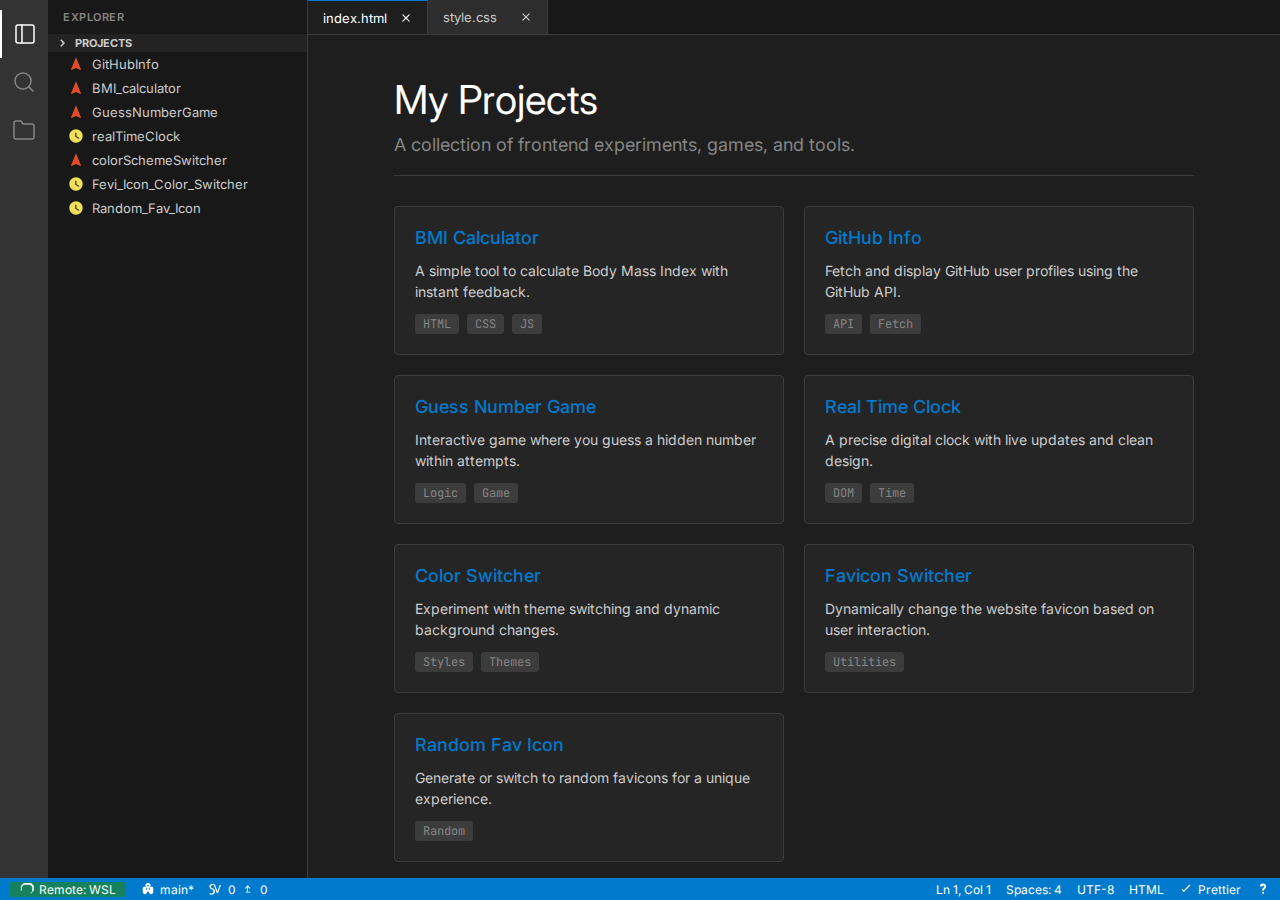
<file: index.html>
<!DOCTYPE html>
<html lang="en">

<head>
  <meta charset="UTF-8">
  <meta name="viewport" content="width=device-width, initial-scale=1.0">
  <meta name="description" content="Visual Studio Code themed collection of my HTML, CSS, and JavaScript projects.">
  <title>Portfolio - VS Code</title>

  <!-- Google Fonts -->
  <link rel="preconnect" href="https://fonts.googleapis.com">
  <link rel="preconnect" href="https://fonts.gstatic.com" crossorigin>
  <link
    href="https://fonts.googleapis.com/css2?family=Inter:wght@400;500;600&family=JetBrains+Mono:wght@400;500&display=swap"
    rel="stylesheet">

  <style>
    :root {
      /* VS Code Dark Modern Theme Colors */
      --bg-editor: #1e1e1e;
      --bg-sidebar: #181818;
      --bg-activity-bar: #333333;
      --bg-tab-active: #1e1e1e;
      --bg-tab-inactive: #2d2d2d;
      --bg-status-bar: #007acc;
      --text-main: #cccccc;
      --text-heading: #ffffff;
      --text-muted: #858585;
      --accent: #007acc;
      --accent-hover: #1f8ad2;
      --border: #3c3c3c;
      --sidebar-width: 260px;
      --activity-bar-width: 48px;
      --status-bar-height: 22px;
      --header-font: 'Inter', sans-serif;
      --mono-font: 'JetBrains Mono', monospace;
    }

    * {
      box-sizing: border-box;
      margin: 0;
      padding: 0;
    }

    body {
      font-family: var(--header-font);
      background-color: var(--bg-editor);
      color: var(--text-main);
      height: 100vh;
      overflow: hidden;
      display: flex;
      flex-direction: column;
    }

    /* Layout Container */
    .workspace {
      display: flex;
      flex: 1;
      overflow: hidden;
    }

    /* Activity Bar */
    .activity-bar {
      width: var(--activity-bar-width);
      background-color: var(--bg-activity-bar);
      display: flex;
      flex-direction: column;
      align-items: center;
      padding-top: 10px;
      z-index: 10;
    }

    .activity-icon {
      width: 100%;
      height: 48px;
      display: flex;
      justify-content: center;
      align-items: center;
      cursor: pointer;
      color: var(--text-muted);
      font-size: 24px;
      position: relative;
    }

    .activity-icon.active {
      color: #ffffff;
      border-left: 2px solid #ffffff;
    }

    .activity-icon:hover {
      color: #ffffff;
    }

    /* Sidebar */
    .sidebar {
      width: var(--sidebar-width);
      background-color: var(--bg-sidebar);
      display: flex;
      flex-direction: column;
      border-right: 1px solid var(--border);
    }

    .sidebar-header {
      padding: 10px 15px;
      font-size: 11px;
      font-weight: 600;
      letter-spacing: 0.5px;
      color: var(--text-muted);
      text-transform: uppercase;
    }

    .file-explorer {
      flex: 1;
      overflow-y: auto;
    }

    .explorer-section {
      margin-bottom: 2px;
    }

    .explorer-title {
      padding: 2px 10px;
      font-size: 11px;
      font-weight: 700;
      background: rgba(255, 255, 255, 0.05);
      display: flex;
      align-items: center;
      cursor: pointer;
    }

    .explorer-title svg {
      margin-right: 5px;
    }

    .file-item {
      padding: 4px 20px;
      display: flex;
      align-items: center;
      cursor: pointer;
      font-size: 13px;
      text-decoration: none;
      color: var(--text-main);
      transition: background 0.1s;
    }

    .file-item:hover {
      background-color: #2a2d2e;
    }

    .file-item svg {
      margin-right: 8px;
      width: 16px;
      height: 16px;
    }

    /* Main Editor Area */
    .editor-container {
      flex: 1;
      display: flex;
      flex-direction: column;
      overflow: hidden;
    }

    /* Tab Bar */
    .tab-bar {
      height: 35px;
      background-color: var(--bg-sidebar);
      display: flex;
      overflow-x: auto;
      border-bottom: 1px solid var(--border);
    }

    .tab {
      min-width: 120px;
      padding: 0 15px;
      display: flex;
      align-items: center;
      justify-content: space-between;
      background-color: var(--bg-tab-inactive);
      border-right: 1px solid var(--border);
      cursor: pointer;
      font-size: 13px;
    }

    .tab.active {
      background-color: var(--bg-tab-active);
      color: var(--text-heading);
      border-top: 1px solid var(--accent);
    }

    /* Content Area */
    .content {
      flex: 1;
      padding: 40px;
      overflow-y: auto;
      position: relative;
    }

    .welcome-screen {
      max-width: 800px;
      margin: 0 auto;
    }

    .welcome-header {
      margin-bottom: 30px;
      border-bottom: 1px solid var(--border);
      padding-bottom: 20px;
    }

    .welcome-header h1 {
      font-size: 40px;
      font-weight: 400;
      color: var(--text-heading);
    }

    .welcome-header p {
      font-size: 18px;
      color: var(--text-muted);
      margin-top: 10px;
    }

    .grid-container {
      display: grid;
      grid-template-columns: repeat(auto-fill, minmax(280px, 1fr));
      gap: 20px;
      margin-top: 30px;
    }

    .project-card {
      background: #252526;
      border: 1px solid var(--border);
      border-radius: 4px;
      padding: 20px;
      transition: all 0.2s ease;
      text-decoration: none;
      color: inherit;
      display: flex;
      flex-direction: column;
      gap: 12px;
    }

    .project-card:hover {
      border-color: var(--accent);
      background: #2a2d2e;
      transform: translateY(-2px);
    }

    .project-title {
      font-size: 18px;
      font-weight: 500;
      color: var(--accent);
    }

    .project-desc {
      font-size: 14px;
      color: var(--text-main);
      line-height: 1.5;
    }

    .project-tags {
      display: flex;
      gap: 8px;
      margin-top: auto;
    }

    .tag {
      font-family: var(--mono-font);
      font-size: 12px;
      padding: 2px 8px;
      background: #3c3c3c;
      border-radius: 3px;
      color: var(--text-muted);
    }

    /* Status Bar */
    .status-bar {
      height: var(--status-bar-height);
      background-color: var(--bg-status-bar);
      display: flex;
      justify-content: space-between;
      align-items: center;
      padding: 0 10px;
      font-size: 12px;
      color: #ffffff;
      z-index: 100;
    }

    .status-left,
    .status-right {
      display: flex;
      align-items: center;
      gap: 15px;
    }

    .status-item {
      display: flex;
      align-items: center;
      gap: 5px;
      cursor: pointer;
    }

    .status-item:hover {
      background: rgba(255, 255, 255, 0.1);
    }

    /* SVG Icons */
    .icon-folder {
      fill: #dcb67a;
    }

    .icon-html {
      fill: #e34c26;
    }

    .icon-js {
      fill: #f1e05a;
    }

    /* Responsive */
    @media (max-width: 768px) {
      .sidebar {
        display: none;
      }

      .activity-bar {
        width: 40px;
      }

      .content {
        padding: 20px;
      }
    }
  </style>
</head>

<body>
  <div class="workspace">
    <!-- Activity Bar -->
    <div class="activity-bar">
      <div class="activity-icon active">
        <svg width="24" height="24" viewBox="0 0 24 24" fill="none" stroke="currentColor" stroke-width="1.5"
          stroke-linecap="round" stroke-linejoin="round">
          <rect x="3" y="3" width="18" height="18" rx="2" ry="2"></rect>
          <line x1="9" y1="3" x2="9" y2="21"></line>
        </svg>
      </div>
      <div class="activity-icon">
        <svg width="24" height="24" viewBox="0 0 24 24" fill="none" stroke="currentColor" stroke-width="1.5"
          stroke-linecap="round" stroke-linejoin="round">
          <circle cx="11" cy="11" r="8"></circle>
          <line x1="21" y1="21" x2="16.65" y2="16.65"></line>
        </svg>
      </div>
      <div class="activity-icon">
        <svg width="24" height="24" viewBox="0 0 24 24" fill="none" stroke="currentColor" stroke-width="1.5"
          stroke-linecap="round" stroke-linejoin="round">
          <path d="M22 19a2 2 0 0 1-2 2H4a2 2 0 0 1-2-2V5a2 2 0 0 1 2-2h5l2 3h9a2 2 0 0 1 2 2z"></path>
        </svg>
      </div>
    </div>

    <!-- Sidebar -->
    <div class="sidebar">
      <div class="sidebar-header">Explorer</div>
      <div class="file-explorer">
        <div class="explorer-section">
          <div class="explorer-title">
            <svg width="12" height="12" viewBox="0 0 16 16">
              <path fill="currentColor" d="M3 4.41L4.41 3L8 6.59L11.59 3L13 4.41L8 9.41L3 4.41Z"
                transform="rotate(-90 8 8)" />
            </svg>
            PROJECTS
          </div>
          <a href="GitHubInfo/githubInfo.html" class="file-item">
            <svg class="icon-html" viewBox="0 0 24 24">
              <path d="M12,2L4.5,20.29L5.21,21L12,18L18.79,21L19.5,20.29L12,2Z" />
            </svg>
            GitHubInfo
          </a>
          <a href="BMI_calculator/" class="file-item">
            <svg class="icon-html" viewBox="0 0 24 24">
              <path d="M12,2L4.5,20.29L5.21,21L12,18L18.79,21L19.5,20.29L12,2Z" />
            </svg>
            BMI_calculator
          </a>
          <a href="GuessNumberGame/" class="file-item">
            <svg class="icon-html" viewBox="0 0 24 24">
              <path d="M12,2L4.5,20.29L5.21,21L12,18L18.79,21L19.5,20.29L12,2Z" />
            </svg>
            GuessNumberGame
          </a>
          <a href="realTimeClock/" class="file-item">
            <svg class="icon-js" viewBox="0 0 24 24">
              <path
                d="M12,2C6.47,2 2,6.47 2,12C2,17.53 6.47,22 12,22C17.53,22 22,17.53 22,12C22,6.47 17.53,2 12,2M16.2,16.2L11,13V7H12.5V12.2L17,14.9L16.2,16.2Z" />
            </svg>
            realTimeClock
          </a>
          <a href="colorSchemeSwitcher/" class="file-item">
            <svg class="icon-html" viewBox="0 0 24 24">
              <path d="M12,2L4.5,20.29L5.21,21L12,18L18.79,21L19.5,20.29L12,2Z" />
            </svg>
            colorSchemeSwitcher
          </a>
          <a href="Fevi_Icon_Color_Switcher/" class="file-item">
            <svg class="icon-js" viewBox="0 0 24 24">
              <path
                d="M12,2C6.47,2 2,6.47 2,12C2,17.53 6.47,22 12,22C17.53,22 22,17.53 22,12C22,6.47 17.53,2 12,2M16.2,16.2L11,13V7H12.5V12.2L17,14.9L16.2,16.2Z" />
            </svg>
            Fevi_Icon_Color_Switcher
          </a>
          <a href="Random_Fav_Icon/" class="file-item">
            <svg class="icon-js" viewBox="0 0 24 24">
              <path
                d="M12,2C6.47,2 2,6.47 2,12C2,17.53 6.47,22 12,22C17.53,22 22,17.53 22,12C22,6.47 17.53,2 12,2M16.2,16.2L11,13V7H12.5V12.2L17,14.9L16.2,16.2Z" />
            </svg>
            Random_Fav_Icon
          </a>
          
        </div>
      </div>
    </div>

    <!-- Main Editor -->
    <main class="editor-container">
      <div class="tab-bar">
        <div class="tab active">
          <span>index.html</span>
          <svg width="12" height="12" viewBox="0 0 16 16">
            <path fill="currentColor"
              d="M12.72 3.28a.75.75 0 0 0-1.06 0L8 6.94 4.34 3.28a.75.75 0 0 0-1.06 1.06L6.94 8l-3.66 3.66a.75.75 0 1 0 1.06 1.06L8 9.06l3.66 3.66a.75.75 0 0 0 1.06-1.06L9.06 8l3.66-3.66a.75.75 0 0 0 0-1.06z" />
          </svg>
        </div>
        <div class="tab">
          <span>style.css</span>
          <svg width="12" height="12" viewBox="0 0 16 16">
            <path fill="currentColor"
              d="M12.72 3.28a.75.75 0 0 0-1.06 0L8 6.94 4.34 3.28a.75.75 0 0 0-1.06 1.06L6.94 8l-3.66 3.66a.75.75 0 1 0 1.06 1.06L8 9.06l3.66 3.66a.75.75 0 0 0 1.06-1.06L9.06 8l3.66-3.66a.75.75 0 0 0 0-1.06z" />
          </svg>
        </div>
      </div>

      <div class="content">
        <div class="welcome-screen">
          <header class="welcome-header">
            <h1>My Projects</h1>
            <p>A collection of frontend experiments, games, and tools.</p>
          </header>

          <div class="grid-container">
            <a href="BMI_calculator/" class="project-card">
              <div class="project-title">BMI Calculator</div>
              <p class="project-desc">A simple tool to calculate Body Mass Index with instant feedback.</p>
              <div class="project-tags">
                <span class="tag">HTML</span>
                <span class="tag">CSS</span>
                <span class="tag">JS</span>
              </div>
            </a>
            <a href="GitHubInfo/githubInfo.html" class="project-card">
              <div class="project-title">GitHub Info</div>
              <p class="project-desc">Fetch and display GitHub user profiles using the GitHub API.</p>
              <div class="project-tags">
                <span class="tag">API</span>
                <span class="tag">Fetch</span>
              </div>
            </a>
            <a href="GuessNumberGame/" class="project-card">
              <div class="project-title">Guess Number Game</div>
              <p class="project-desc">Interactive game where you guess a hidden number within attempts.</p>
              <div class="project-tags">
                <span class="tag">Logic</span>
                <span class="tag">Game</span>
              </div>
            </a>

            <a href="realTimeClock/" class="project-card">
              <div class="project-title">Real Time Clock</div>
              <p class="project-desc">A precise digital clock with live updates and clean design.</p>
              <div class="project-tags">
                <span class="tag">DOM</span>
                <span class="tag">Time</span>
              </div>
            </a>

            <a href="colorSchemeSwitcher/" class="project-card">
              <div class="project-title">Color Switcher</div>
              <p class="project-desc">Experiment with theme switching and dynamic background changes.</p>
              <div class="project-tags">
                <span class="tag">Styles</span>
                <span class="tag">Themes</span>
              </div>
            </a>

            <a href="Fevi_Icon_Color_Switcher/" class="project-card">
              <div class="project-title">Favicon Switcher</div>
              <p class="project-desc">Dynamically change the website favicon based on user interaction.</p>
              <div class="project-tags">
                <span class="tag">Utilities</span>
              </div>
            </a>

            <a href="Random_Fav_Icon/" class="project-card">
              <div class="project-title">Random Fav Icon</div>
              <p class="project-desc">Generate or switch to random favicons for a unique experience.</p>
              <div class="project-tags">
                <span class="tag">Random</span>
              </div>
            </a>

          
          </div>
        </div>
      </div>
    </main>
  </div>

  <!-- Status Bar -->
  <footer class="status-bar">
    <div class="status-left">
      <div class="status-item" style="background: #16825d; padding: 0 10px;">
        <svg width="14" height="14" viewBox="0 0 16 16">
          <path fill="currentColor"
            d="M1 10h1v1h1v1h1v1h9v-1h1v-1h1v-1h1V4h-1V3h-1V2h-1V1H4v1H3v1H2v1H1v6zm3-7h8v1h1v1h1v6h-1v1h-1v1H4v-1H3v-1H2V5h1V4h1V3z" />
        </svg>
        Remote: WSL
      </div>
      <div class="status-item">
        <svg width="14" height="14" viewBox="0 0 16 16">
          <path fill="currentColor"
            d="M8 1a3 3 0 0 0-3 3c0 1.31.84 2.42 2 2.82V8.5a.5.5 0 0 1-1 0V7a1.5 1.5 0 0 0-1.5-1.5h-1A1.5 1.5 0 0 0 2 7v4.5C2 12.88 3.12 14 4.5 14s2.5-1.12 2.5-2.5V11h2v.5c0 1.38 1.12 2.5 2.5 2.5s2.5-1.12 2.5-2.5V7a1.5 1.5 0 0 0-1.5-1.5h-1A1.5 1.5 0 0 0 10 7v1.5a.5.5 0 0 1-1 0V6.82c1.16-.4 2-1.51 2-2.82a3 3 0 0 0-3-3zM9 4a1 1 0 1 1-2 0 1 1 0 0 1 2 0z" />
        </svg>
        main*
      </div>
      <div class="status-item">
        <svg width="14" height="14" viewBox="0 0 16 16">
          <path fill="currentColor"
            d="M4.48 7.27c.25.13.48.28.71.46.31.25.6.55.85.88.25.33.47.7.63 1.11.16.41.24.87.24 1.36 0 .59-.11 1.09-.34 1.5-.23.41-.54.75-.92 1.01-.38.26-.82.45-1.32.56s-1.03.17-1.59.17c-.43 0-.84-.04-1.22-.11s-.73-.18-1.04-.32l.39-1.22c.28.11.58.2.89.26s.62.09.93.09c.39 0 .73-.04 1.03-.13s.55-.22.75-.4c.2-.18.35-.41.45-.69.1-.28.15-.6.15-.97 0-.37-.06-.68-.18-.94a2.21 2.21 0 0 0-.49-.71 4.54 4.54 0 0 0-.74-.53 6.94 6.94 0 0 0-.91-.43 3.65 3.65 0 0 1-.95-.51c-.28-.21-.52-.46-.71-.74s-.32-.6-.41-.93c-.09-.33-.13-.7-.13-1.1s.09-.76.28-1.1c.19-.34.45-.64.8-.88.35-.24.76-.43 1.25-.56s1.02-.2 1.62-.2c.38 0 .75.02 1.09.07s.67.12.96.21l-.33 1.2c-.22-.07-.47-.13-.76-.17s-.58-.06-.88-.06c-.36 0-.69.04-.98.11s-.54.18-.73.33c-.19.14-.34.33-.44.57s-.15.52-.15.86c0 .32.05.59.16.82s.25.43.43.6a2.76 2.76 0 0 0 .64.45c.23.1.51.22.82.35zM12.22 3.5h1.5l-3.32 9h-1.56l-3.32-9h1.56l2.54 7.23 2.6-7.23z" />
        </svg>
        0
        <svg width="14" height="14" viewBox="0 0 16 16">
          <path fill="currentColor"
            d="M7.97 4.1a.5.5 0 0 0-.707 0l-2.647 2.646a.5.5 0 1 0 .708.708L7 5.757V10.5a.5.5 0 0 0 1 0V5.757l1.646 1.647a.5.5 0 0 0 .708-.708L7.97 4.1zM5 11.5a.5.5 0 0 1 .5-.5h5a.5.5 0 0 1 0 1h-5a.5.5 0 0 1-.5-.5z" />
        </svg>
        0
      </div>
    </div>
    <div class="status-right">
      <div class="status-item">Ln 1, Col 1</div>
      <div class="status-item">Spaces: 4</div>
      <div class="status-item">UTF-8</div>
      <div class="status-item">HTML</div>
      <div class="status-item">
        <svg width="14" height="14" viewBox="0 0 16 16">
          <path fill="currentColor"
            d="M12.72 3.28a.75.75 0 0 1 0 1.06L5.56 11.5l-2.28-2.28a.75.75 0 0 1 1.06-1.06l1.22 1.22 6.1-6.1a.75.75 0 0 1 1.06 0z" />
        </svg>
        Prettier
      </div>
      <div class="status-item">
        <svg width="14" height="14" viewBox="0 0 16 16">
          <path fill="currentColor"
            d="M8 11.2a1.2 1.2 0 1 1 0 2.4 1.2 1.2 0 0 1 0-2.4zm0-9.6a3.6 3.6 0 0 1 3.6 3.6c0 1.12-.42 1.83-1.1 2.45-.61.56-1.3 1-1.3 1.75v.4h-2.4v-.4c0-1.63 1.21-2.4 1.95-3.08.45-.41.85-.78.85-1.12a1.2 1.2 0 1 0-2.4 0H4.4a3.6 3.6 0 0 1 3.6-3.6z" />
        </svg>
      </div>
    </div>
  </footer>
</body>

</html>
</file>
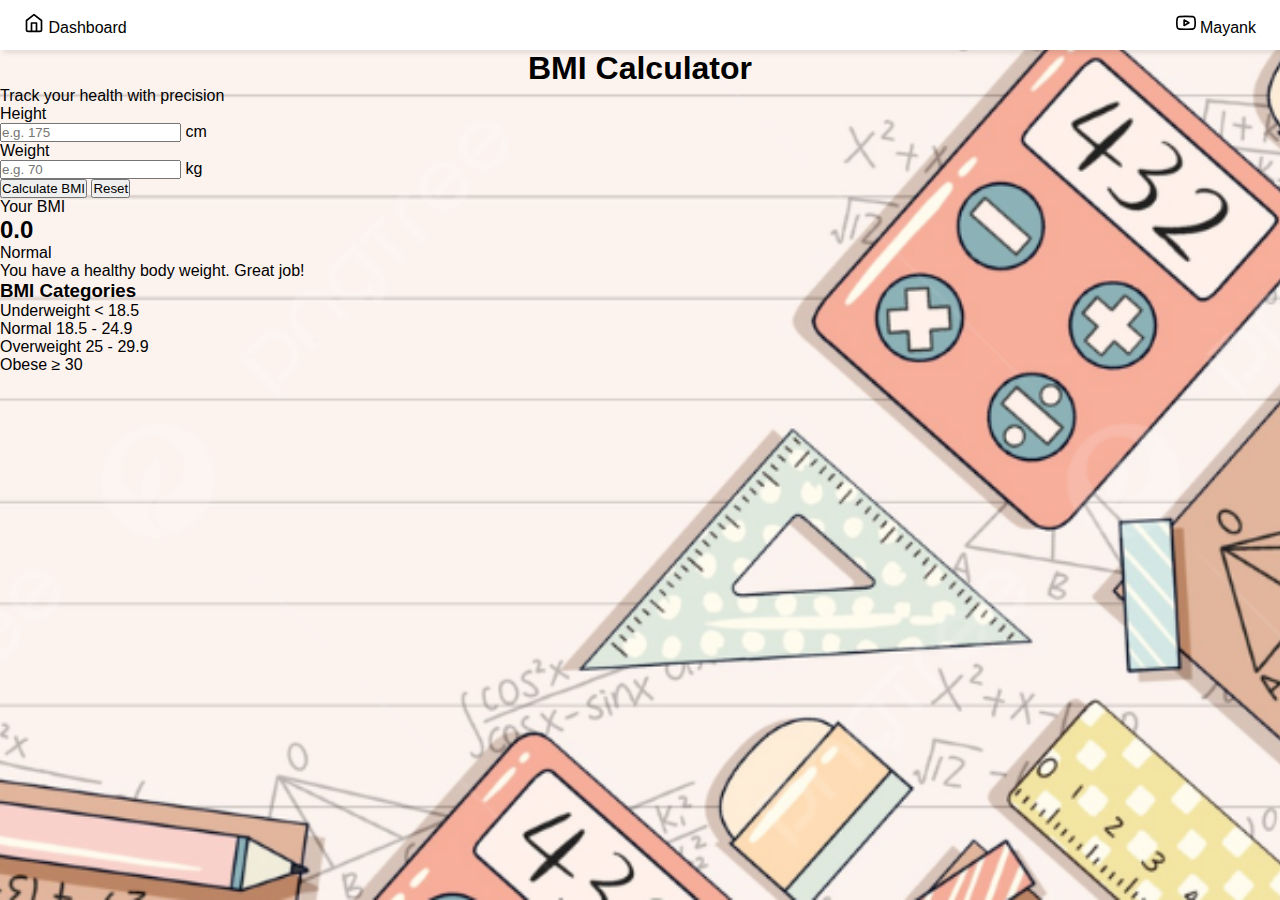
<file: BMI_calculator/index.html>
<!DOCTYPE html>
<html lang="en">

<head>
  <meta charset="UTF-8">
  <meta name="viewport" content="width=device-width, initial-scale=1.0">
  <title>Premium BMI Calculator</title>
  <link rel="preconnect" href="https://fonts.googleapis.com">
  <link rel="preconnect" href="https://fonts.gstatic.com" crossorigin>
  <link href="https://fonts.googleapis.com/css2?family=Outfit:wght@300;400;600&display=swap" rel="stylesheet">
  <link rel="stylesheet" href="style.css">
</head>

<body>
  <nav class="nav-bar">
    <a href="../index.html" class="nav-link">
      <svg width="20" height="20" viewBox="0 0 24 24" fill="none" stroke="currentColor" stroke-width="2"
        stroke-linecap="round" stroke-linejoin="round">
        <path d="m3 9 9-7 9 7v11a2 2 0 0 1-2 2H5a2 2 0 0 1-2-2z"></path>
        <polyline points="9 22 9 12 15 12 15 22"></polyline>
      </svg>
      Dashboard
    </a>
    <a target="_blank" href="https://www.youtube.com/@mayank" class="nav-link secondary">
      <svg width="20" height="20" viewBox="0 0 24 24" fill="none" stroke="currentColor" stroke-width="2"
        stroke-linecap="round" stroke-linejoin="round">
        <path
          d="M22.54 6.42a2.78 2.78 0 0 0-1.94-2C18.88 4 12 4 12 4s-6.88 0-8.6.46a2.78 2.78 0 0 0-1.94 2A29 29 0 0 0 1 11.75a29 29 0 0 0 .46 5.33A2.78 2.78 0 0 0 3.4 19c1.72.46 8.6.46 8.6.46s6.88 0 8.6-.46a2.78 2.78 0 0 0 1.94-2 29 29 0 0 0 .46-5.25 29 29 0 0 0-.46-5.33z">
        </path>
        <polygon points="9.75 15.02 15.5 11.75 9.75 8.48 9.75 15.02"></polygon>
      </svg>
      Mayank
    </a>
  </nav>

  <main class="main-container">
    <div class="glass-card">
      <header class="card-header">
        <h1>BMI Calculator</h1>
        <p>Track your health with precision</p>
      </header>

      <form id="bmi-form">
        <div class="input-group">
          <label for="height">Height</label>
          <div class="input-wrapper">
            <input type="number" id="height" placeholder="e.g. 175" required step="0.1">
            <span class="unit">cm</span>
          </div>
        </div>

        <div class="input-group">
          <label for="weight">Weight</label>
          <div class="input-wrapper">
            <input type="number" id="weight" placeholder="e.g. 70" required step="0.1">
            <span class="unit">kg</span>
          </div>
        </div>

        <div class="button-group">
          <button type="submit" class="btn-primary">Calculate BMI</button>
          <button type="reset" id="reset-btn" class="btn-secondary">Reset</button>
        </div>
      </form>

      <div id="results" class="results-container hidden">
        <div class="bmi-value-wrapper">
          <span class="bmi-label">Your BMI</span>
          <h2 id="bmi-number">0.0</h2>
        </div>
        <div id="bmi-status" class="bmi-status">Normal</div>
        <p id="bmi-message" class="bmi-message">You have a healthy body weight. Great job!</p>
      </div>

      <section class="weight-guide">
        <h3>BMI Categories</h3>
        <div class="guide-grid">
          <div class="guide-item" data-type="underweight">
            <span class="category">Underweight</span>
            <span class="range">&lt; 18.5</span>
          </div>
          <div class="guide-item" data-type="normal">
            <span class="category">Normal</span>
            <span class="range">18.5 - 24.9</span>
          </div>
          <div class="guide-item" data-type="overweight">
            <span class="category">Overweight</span>
            <span class="range">25 - 29.9</span>
          </div>
          <div class="guide-item" data-type="obese">
            <span class="category">Obese</span>
            <span class="range">≥ 30</span>
          </div>
        </div>
      </section>
    </div>
  </main>

  <script src="script.js"></script>
</body>

</html>
</file>
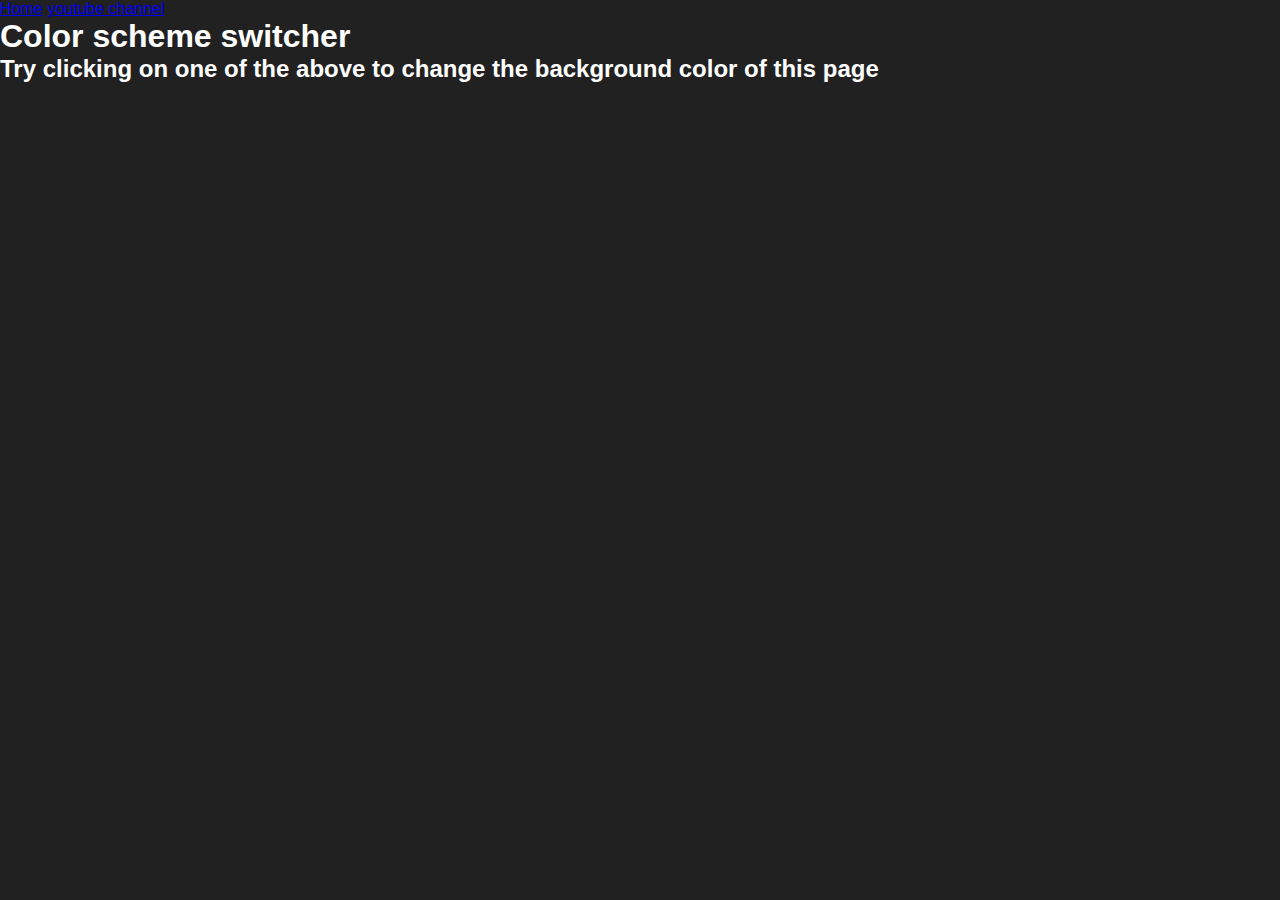
<file: colorSchemeSwitcher/index.html>
<!DOCTYPE html>
<html lang="en">
<head>
    <meta charset="UTF-8">
    <meta name="viewport" content="width=device-width, initial-scale=1.0">
    <title>Color scheme switcher </title>
    <link rel="stylesheet" href="style.css">
</head>

<body>
    <nav class="link">
        <a href="Home">Home</a>
        <a target="_blank" href="https://www.youtube.com">youtube channel</a>
    </nav>


    <div>
    <header>
        <h1>Color scheme switcher </h1>
    </header>
    <main>
        <span class="button" id="grey"></span>
        <span class="button" id="black"></span>
        <span class="button" id="blue"></span>
        <span class="button" id="green"></span>
        
        <h2>Try clicking on one of the above to change the background color of this page</h2>
    </main>
    </div>
    <script src="script.js"></script>
</body>
</html>
</file>
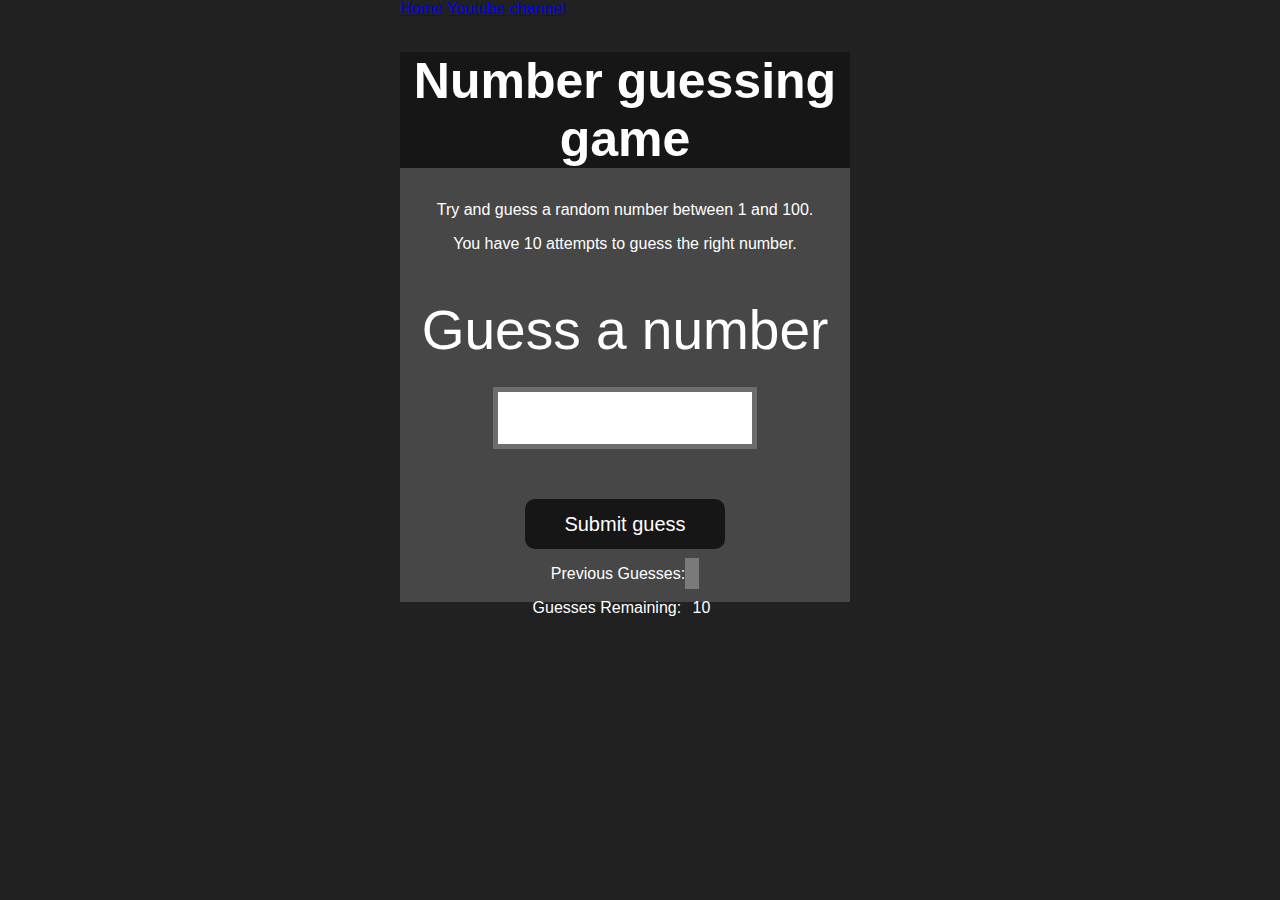
<file: GuessNumberGame/index.html>
<!DOCTYPE html>
<html lang="en">

<head>
    <meta charset="UTF-8">
    <meta name="viewport" content="width=device-width, initial-scale=1.0">
    <meta http-equiv="X-UA-Compatible" content="ie=edge">
    <title>Number Guessing Game</title>
    <link rel="stylesheet" href="style.css">

</head>

<body style="background-color:#212121; color:#fff;">
    <nav class="ram">
        <a href="/" aria-current="page">Home</a>
        <a target="_blank" href="https://www.youtube.com/@chaiaurcode">Youtube channel</a>
    </nav>

    <div id="wrapper">
        <h1>Number guessing game</h1>
        <p>Try and guess a random number between 1 and 100.</p>
        <p>You have 10 attempts to guess the right number.</p>
        </br>
        <form class="form">
            <label2 for="guessField" id="guess">Guess a number</label>
                <input type="text" id="guessField" class="guessField">
                <input type="submit" id="subt" value="Submit guess" class="guessSubmit">
        </form>

        <div class="resultParas">
            <p>Previous Guesses: <span class="guesses"></span></p>
            <p>Guesses Remaining: <span class="lastResult">10</span></p>
            <p class="lowOrHi"></p>
        </div>
    </div>
</body>
<script src="script.js"></script>

</html>
</file>
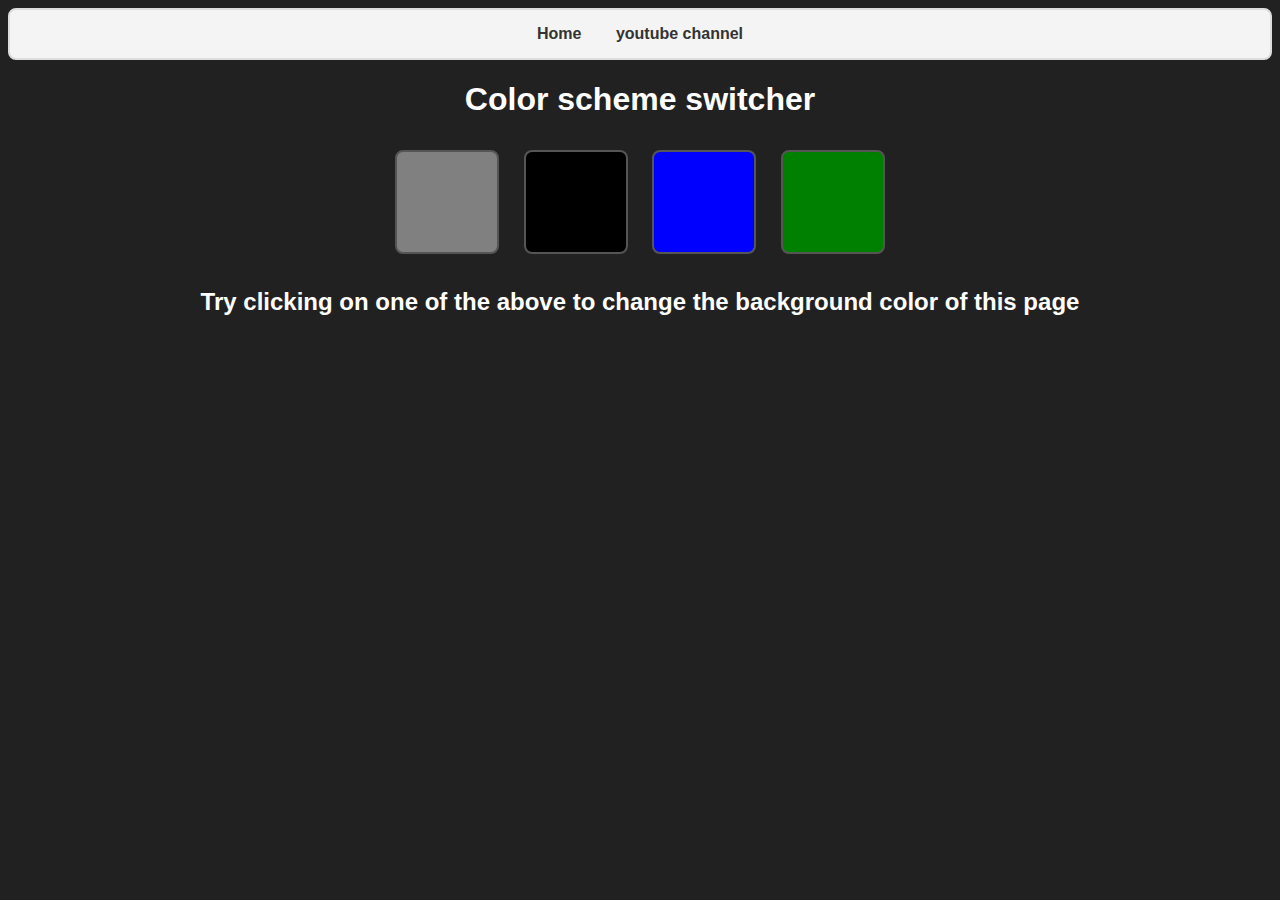
<file: project1/index.html>
<!DOCTYPE html>
<html lang="en">
<head>
    <meta charset="UTF-8">
    <meta name="viewport" content="width=device-width, initial-scale=1.0">
    <title>Color scheme switcher </title>
    <link rel="stylesheet" href="style.css">
</head>

<body>
    <nav class="link">
        <a href="Home">Home</a>
        <a target="_blank" href="https://www.youtube.com">youtube channel</a>
    </nav>


    <div>
    <header>
        <h1>Color scheme switcher </h1>
    </header>
    <main>
        <span class="button" id="grey"></span>
        <span class="button" id="black"></span>
        <span class="button" id="blue"></span>
        <span class="button" id="green"></span>
        
        <h2>Try clicking on one of the above to change the background color of this page</h2>
    </main>
    </div>
    <script src="first.js"></script>
</body>
</html>
</file>
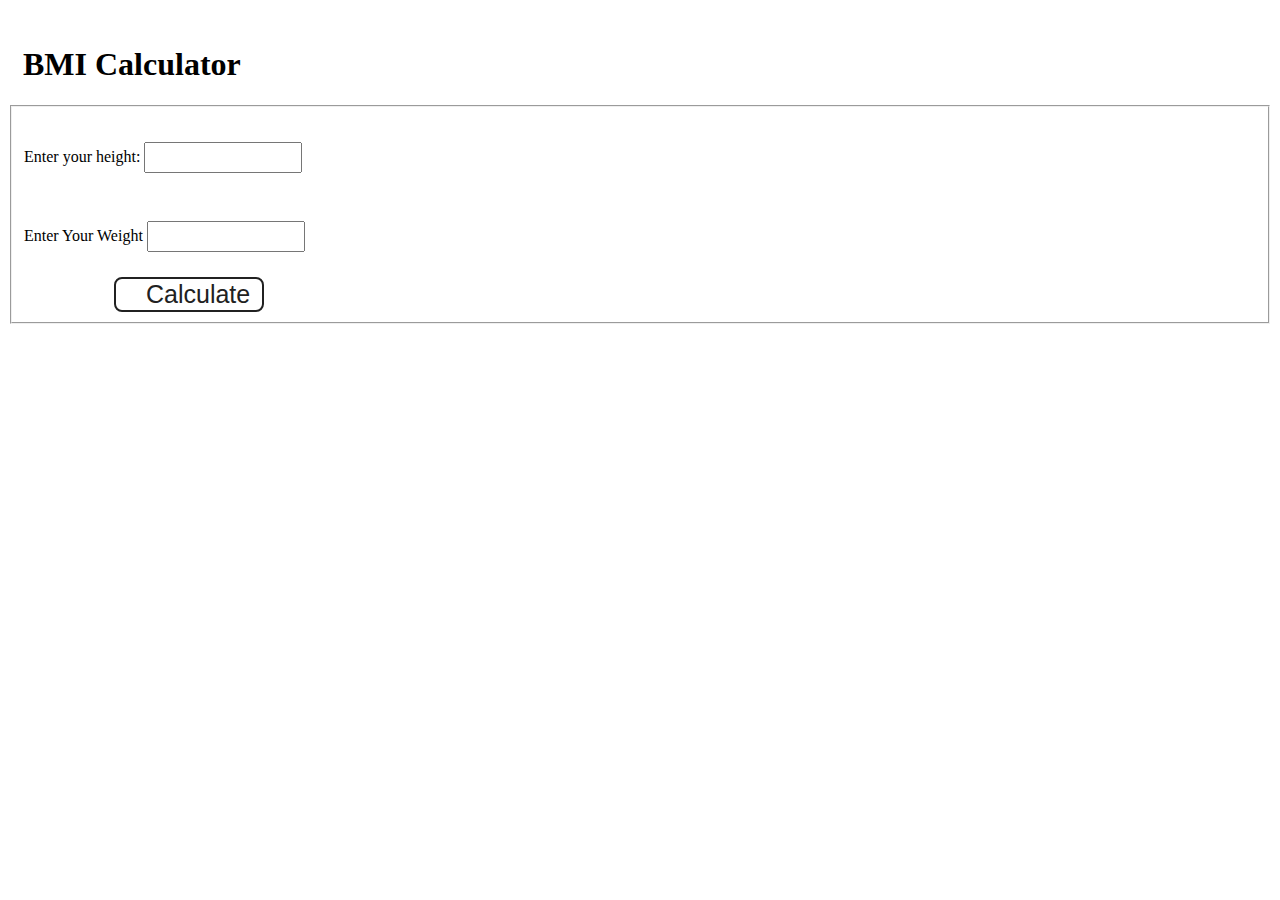
<file: project2/index.html>
<!DOCTYPE html>
<html lang="en">
<head>
    <meta charset="UTF-8">
    <meta name="viewport" content="width=device-width, initial-scale=1.0">
    <title>BMI Calculator</title>
    <link rel="stylesheet" href="style.css">
</head>
<body>
    
    <header>
        <h1>BMI Calculator</h1>
    </header>
    <main>
        <form> 
            <fieldset>
                <div id="firstInput"><label for="height">Enter your height:  </label>
                <input type="number" id="height"> </div>
                
                <br>
                <label for="weight">Enter Your Weight </label> <input type="number" id="weight">
                <br>
            
                <button class="button1">Calculate</button>
            
            </fieldset>
        </form>
    </main>
</body>
</html>
</file>
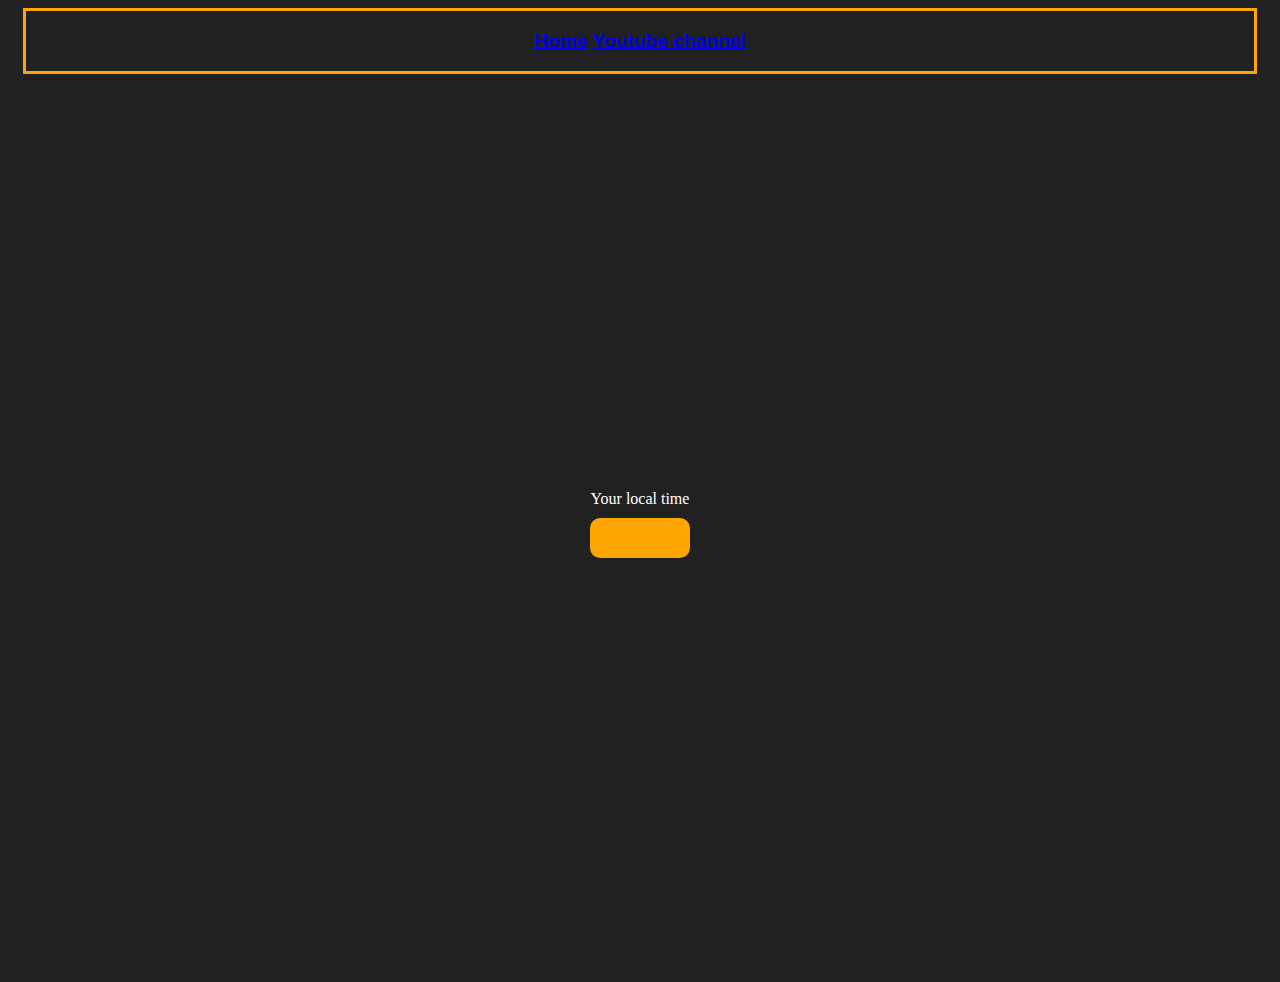
<file: project3/index.html>
<!DOCTYPE html>
<html lang="en">

<head>
  <meta charset="UTF-8" />
  <meta name="viewport" content="width=device-width, initial-scale=1.0" />
  <meta http-equiv="X-UA-Compatible" content="ie=edge" />
  <link rel="stylesheet" href="style.css">

  <title>Your Local Time</title>
  <style>
    body {
      background-color: #212121;
      color: #fff;
    }

    .center {
      display: flex;
      height: 100vh;
      justify-content: center;
      align-items: center;
      flex-direction: column;
    }

    #clock {
      font-size: 40px;
      background-color: orange;
      padding: 20px 50px;
      margin-top: 10px;
      border-radius: 10px;
    }

    .ram {
      color: #333;
      /* Dark text color */
      text-decoration: none;
      /* Removes the default underline */
      margin: 0 15px;
      /* Adds space between the links */
      font-family: sans-serif;
      font-weight: bold;
      text-align: center;
      font-size: larger;
      border: solid #ffa602;
      padding: 1.5%;
      
    }
  </style>
</head>

<body>
  <nav class='ram'>
    <a href="/" aria-current="page">Home</a>
  
    <a target="_blank" href="https://www.youtube.com/@chaiaurcode">Youtube channel</a>
  </nav>
  <div class="center">
    <div id="banner"><span>Your local time</span></div>
    <div id="clock"></div>
  </div>
  <script src="script.js"></script>
</body>

</html>
</file>
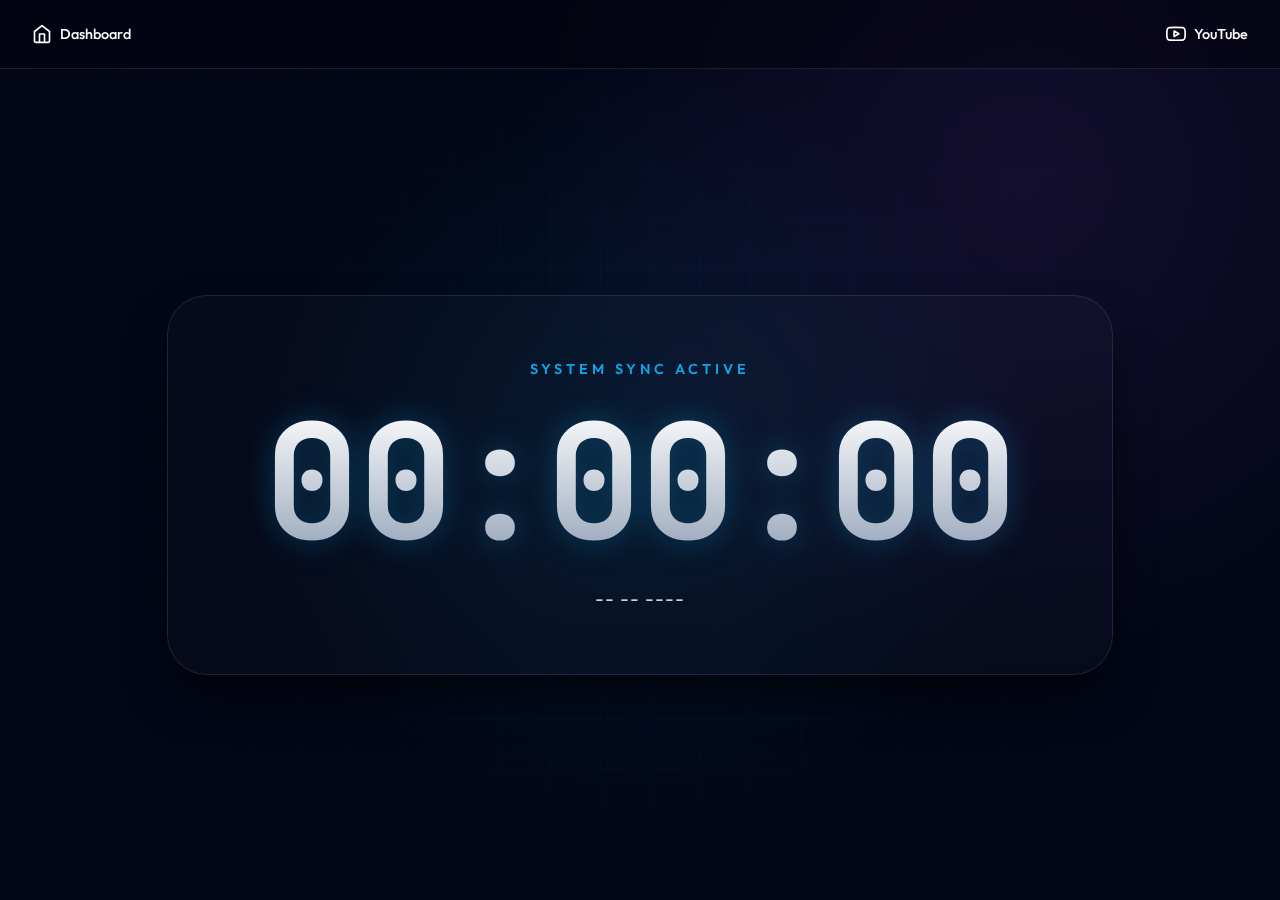
<file: realTimeClock/index.html>
<!DOCTYPE html>
<html lang="en">

<head>
  <meta charset="UTF-8">
  <meta name="viewport" content="width=device-width, initial-scale=1.0">
  <title>Cyber Clock - Ultra Precision</title>
  <link rel="preconnect" href="https://fonts.googleapis.com">
  <link rel="preconnect" href="https://fonts.gstatic.com" crossorigin>
  <link
    href="https://fonts.googleapis.com/css2?family=JetBrains+Mono:wght@300;400;700&family=Outfit:wght@400;600&display=swap"
    rel="stylesheet">
  <style>
    :root {
      --neon-blue: #0ea5e9;
      --neon-purple: #a855f7;
      --bg-dark: #020617;
      --glass-border: rgba(255, 255, 255, 0.1);
    }

    * {
      margin: 0;
      padding: 0;
      box-sizing: border-box;
    }

    body {
      background-color: var(--bg-dark);
      background-image:
        radial-gradient(circle at 50% 50%, rgba(14, 165, 233, 0.1) 0%, transparent 50%),
        radial-gradient(circle at 80% 20%, rgba(168, 85, 247, 0.1) 0%, transparent 40%);
      color: #fff;
      font-family: 'Outfit', sans-serif;
      height: 100vh;
      overflow: hidden;
      display: flex;
      flex-direction: column;
      transition: background 10s ease;
    }

    /* Nav Bar */
    .nav-bar {
      display: flex;
      justify-content: space-between;
      padding: 1.5rem 2rem;
      backdrop-filter: blur(10px);
      background: rgba(0, 0, 0, 0.3);
      border-bottom: 1px solid var(--glass-border);
      z-index: 100;
    }

    .nav-link {
      display: flex;
      align-items: center;
      gap: 8px;
      color: #fff;
      text-decoration: none;
      font-weight: 500;
      font-size: 0.9rem;
      transition: all 0.2s;
    }

    .nav-link:hover {
      color: var(--neon-blue);
      text-shadow: 0 0 8px var(--neon-blue);
    }

    /* Clock Main Container */
    .clock-container {
      flex: 1;
      display: flex;
      flex-direction: column;
      justify-content: center;
      align-items: center;
      position: relative;
    }

    .clock-wrapper {
      background: rgba(255, 255, 255, 0.02);
      backdrop-filter: blur(20px);
      border: 1px solid var(--glass-border);
      border-radius: 40px;
      padding: 4rem 6rem;
      box-shadow: 0 25px 50px -12px rgba(0, 0, 0, 0.8);
      text-align: center;
      position: relative;
    }

    #banner {
      font-size: 0.9rem;
      text-transform: uppercase;
      letter-spacing: 4px;
      color: var(--neon-blue);
      margin-bottom: 1.5rem;
      font-weight: 600;
    }

    #clock {
      font-family: 'JetBrains Mono', monospace;
      font-size: 10rem;
      font-weight: 700;
      line-height: 1;
      letter-spacing: -2px;
      background: linear-gradient(to bottom, #fff, #94a3b8);
      -webkit-background-clip: text;
      background-clip: text;
      -webkit-text-fill-color: transparent;
      filter: drop-shadow(0 0 15px rgba(14, 165, 233, 0.3));
    }

    #date-display {
      margin-top: 1.5rem;
      font-size: 1.2rem;
      color: var(--text-muted);
      font-weight: 300;
      letter-spacing: 1px;
    }

    /* Decorative Grid */
    .grid-bg {
      position: absolute;
      top: 0;
      left: 0;
      width: 100%;
      height: 100%;
      background-image:
        linear-gradient(rgba(14, 165, 233, 0.05) 1px, transparent 1px),
        linear-gradient(90deg, rgba(14, 165, 233, 0.05) 1px, transparent 1px);
      background-size: 50px 50px;
      z-index: -1;
      mask-image: radial-gradient(circle at 50% 50%, black, transparent);
    }

    /* Responsive */
    @media (max-width: 768px) {
      #clock {
        font-size: 5rem;
      }

      .clock-wrapper {
        padding: 3rem;
      }
    }

    @media (max-width: 480px) {
      #clock {
        font-size: 3.5rem;
      }

      .clock-wrapper {
        padding: 2rem;
        border-radius: 24px;
      }
    }
  </style>
</head>

<body>
  <nav class="nav-bar">
    <a href="../index.html" class="nav-link">
      <svg width="20" height="20" viewBox="0 0 24 24" fill="none" stroke="currentColor" stroke-width="2"
        stroke-linecap="round" stroke-linejoin="round">
        <path d="m3 9 9-7 9 7v11a2 2 0 0 1-2 2H5a2 2 0 0 1-2-2z"></path>
        <polyline points="9 22 9 12 15 12 15 22"></polyline>
      </svg>
      Dashboard
    </a>
    <a target="_blank" href="https://www.youtube.com/@chaiaurcode" class="nav-link secondary">
      <svg width="20" height="20" viewBox="0 0 24 24" fill="none" stroke="currentColor" stroke-width="2"
        stroke-linecap="round" stroke-linejoin="round">
        <path
          d="M22.54 6.42a2.78 2.78 0 0 0-1.94-2C18.88 4 12 4 12 4s-6.88 0-8.6.46a2.78 2.78 0 0 0-1.94 2A29 29 0 0 0 1 11.75a29 29 0 0 0 .46 5.33A2.78 2.78 0 0 0 3.4 19c1.72.46 8.6.46 8.6.46s6.88 0 8.6-.46a2.78 2.78 0 0 0 1.94-2 29 29 0 0 0 .46-5.25 29 29 0 0 0-.46-5.33z">
        </path>
        <polygon points="9.75 15.02 15.5 11.75 9.75 8.48 9.75 15.02"></polygon>
      </svg>
      YouTube
    </a>
  </nav>

  <div class="clock-container">
    <div class="grid-bg"></div>
    <div class="clock-wrapper">
      <div id="banner"><span>System Sync Active</span></div>
      <div id="clock">00:00:00</div>
      <div id="date-display">-- -- ----</div>
    </div>
  </div>

  <script src="script.js"></script>
</body>

</html>
</file>
<file: BMI_calculator/style.css>
* {
  margin: 0;
  padding: 0;
  box-sizing: border-box;
}

body {
  min-height: 100vh;
  background: url("Calculator_Bg.png") center/cover no-repeat;
  font-family: 'Segoe UI', Tahoma, Geneva, Verdana, sans-serif;
  /* Removed display: flex properties */
}

/* Use h1 element styling directly unless you have a reason to use a class like .h1 */
h1 {
  text-align: center;
}

/* Navigation styling remains untouched */
nav {
  background-color: white;
  box-shadow: 3px 3px 5px rgba(0, 0, 0, 0.1);
  display: flex;
  justify-content: space-between;
  align-items: center;
  padding: 0 1rem;
  height: 50px;
}

nav a {
  list-style: none;
  text-decoration: none;
  color: rgb(0, 0, 0);
  padding: 0 0.5rem;
}

nav a:hover {
  background-color: indianred;
  font-weight: 700;
  height: 100%;
}

/* Container centered on the page */
.container {
  width: 90%;
  max-width: 1200px;
  margin: 1rem auto;  /* auto margin horizontally centers the div */
  display: flex;
  flex-direction: column;
  align-items: center;
  justify-content: center;
  padding: 2rem;
}
.movtocentre{
  width: 90%;
  max-width: 1200px;
  margin: 1rem auto;  /* auto margin horizontally centers the div */
  display: flex;
  flex-direction: column;
  padding: 1rem;
  align-items: center;  /* centers child elements */
}
</file>
<file: colorSchemeSwitcher/style.css>
:root {
  --glass-bg: rgba(255, 255, 255, 0.1);
  --glass-border: rgba(255, 255, 255, 0.2);
  --text-main: #ffffff;
  --text-muted: rgba(255, 255, 255, 0.7);
  --bg-default: #212121;
}

* {
  margin: 0;
  padding: 0;
  box-sizing: border-box;
}

body {
  font-family: 'Outfit', sans-serif;
  min-height: 100vh;
  background-color: var(--bg-default);
  color: var(--text-main);
  display: flex;
  flex-direction: column;
  transition: background-color 0.5s cubic-bezier(0.4, 0, 0.2, 1);
}

/* Specific Themes */
body.theme-grey {
  background-color: #4b5563;
}

body.theme-black {
  background-color: #111827;
}

body.theme-blue {
  background-color: #1e40af;
}

body.theme-green {
  background-color: #065f46;
}

/* Nav Bar */
.nav-bar {
  display: flex;
  justify-content: space-between;
  padding: 1.5rem 2rem;
  backdrop-filter: blur(10px);
  background: rgba(0, 0, 0, 0.2);
  border-bottom: 1px solid var(--glass-border);
}

.nav-link {
  display: flex;
  align-items: center;
  gap: 8px;
  color: var(--text-main);
  text-decoration: none;
  font-weight: 500;
  transition: opacity 0.2s;
}

.nav-link:hover {
  opacity: 0.8;
}

/* Main Layout */
.main-container {
  flex: 1;
  display: flex;
  justify-content: center;
  align-items: center;
  padding: 2rem;
}

.theme-card {
  background: var(--glass-bg);
  backdrop-filter: blur(16px);
  -webkit-backdrop-filter: blur(16px);
  border: 1px solid var(--glass-border);
  border-radius: 24px;
  padding: 3rem;
  width: 100%;
  max-width: 500px;
  box-shadow: 0 25px 50px -12px rgba(0, 0, 0, 0.5);
  text-align: center;
}

.card-header {
  margin-bottom: 2.5rem;
}

.card-header h1 {
  font-size: 2.5rem;
  font-weight: 600;
  margin-bottom: 0.5rem;
}

.card-header p {
  color: var(--text-muted);
}

/* Swatch Grid */
.swatch-grid {
  display: grid;
  grid-template-columns: repeat(2, 1fr);
  gap: 1.5rem;
  margin-bottom: 2.5rem;
}

.swatch {
  background: rgba(255, 255, 255, 0.05);
  border: 1px solid var(--glass-border);
  border-radius: 16px;
  padding: 1.2rem;
  cursor: pointer;
  transition: all 0.3s ease;
  display: flex;
  flex-direction: column;
  align-items: center;
  gap: 10px;
}

.swatch:hover {
  background: rgba(255, 255, 255, 0.15);
  transform: translateY(-5px);
  border-color: rgba(255, 255, 255, 0.5);
}

.swatch.active {
  background: rgba(255, 255, 255, 0.2);
  border-color: white;
  box-shadow: 0 0 15px rgba(255, 255, 255, 0.3);
}

.swatch-color {
  width: 50px;
  height: 50px;
  border-radius: 50%;
  border: 2px solid rgba(255, 255, 255, 0.2);
}

.swatch-name {
  font-size: 0.9rem;
  font-weight: 500;
  color: var(--text-main);
}

.card-footer {
  font-size: 0.85rem;
  color: var(--text-muted);
  line-height: 1.5;
}

/* HEX Display */
.hex-display {
  background: rgba(0, 0, 0, 0.2);
  border: 1px dashed var(--glass-border);
  border-radius: 16px;
  padding: 1rem;
  margin-bottom: 2.5rem;
  display: flex;
  justify-content: center;
  align-items: center;
  gap: 15px;
}

.hex-label {
  font-size: 0.8rem;
  text-transform: uppercase;
  color: var(--text-muted);
  letter-spacing: 1px;
}

#hex-value {
  font-family: 'JetBrains Mono', monospace;
  font-size: 1.2rem;
  color: white;
  background: rgba(255, 255, 255, 0.05);
  padding: 4px 12px;
  border-radius: 8px;
}

/* Responsive */
@media (max-width: 480px) {
  .theme-card {
    padding: 2rem;
    border-radius: 0;
  }

  .swatch-grid {
    gap: 1rem;
  }
}
</file>
<file: GuessNumberGame/style.css>
html {
    font-family: sans-serif;
}

body {
    width: 300px;
    max-width: 750px;
    min-width: 480px;
    margin: 0 auto;
    background-color: #212121;
}

.lastResult {
    color: white;
    padding: 7px;
}

.guesses {
    color: white;
    padding: 7px;
}

button {
    background-color: #141414;
    color: #fff;
    width: 250px;
    height: 50px;
    border-radius: 25px;
    font-size: 30px;
    border-style: none;
    margin-top: 30px;
    /* margin-left: 50px; */
}

#subt {
    background-color: #161616;
    color: #ffffff;
    width: 200px;
    height: 50px;
    border-radius: 10px;
    font-size: 20px;
    border-style: none;
    margin-top: 50px;
    /* margin-left: 75px; */
}

#guessField {
    color: #000;
    width: 250px;
    height: 50px;
    font-size: 30px;
    border-style: none;
    margin-top: 25px;

    /* margin-left: 50px; */
    border: 5px solid #6c6d6d;
    text-align: center;
}

#guess {
    font-size: 55px;
    /* margin-left: 90px; */
    margin-top: 120px;
    color: #fff;
}

.guesses {
    background-color: #7a7a7a;
}

#wrapper {
    box-sizing: border-box;
    text-align: center;
    width: 450px;
    height: 550px;
    background-color: #474747;
    color: #fff;
    font-size: 25px;
}

h1 {
    background-color: #161616;

    color: #fff;
    text-align: center;
}

p {
    font-size: 16px;
    text-align: center;
}
</file>
<file: project1/style.css>
/* General styling for the page */
body {
  font-family: sans-serif;
  text-align: center;
  background-color: #212121;
  color: #fff;
}

/* Styling for the color switcher container */
main {
  margin-top: 20px;
}

/* This is the main class for all the color boxes */
.button {
  width: 100px;
  height: 100px;
  border: 2px solid #555;
  border-radius: 8px; /* Adds slightly rounded corners */
  display: inline-block; /* Allows setting width and height on a span */
  cursor: pointer; /* Changes the mouse to a pointer on hover */
  margin: 10px;
}

/* --- Individual color styles based on ID --- */

#grey {
  background-color: grey;
}

#black {
  background-color: black;
}

#blue {
  background-color: blue;
}

#green {
  background-color: green;
}

/* Style for the main navigation container */
.link {
  background-color: #f4f4f4; /* Light grey background */
  padding: 15px; /* Adds space inside the border */
  border: 2px solid #ddd; /* A solid, light-grey border */
  border-radius: 8px; /* Adds rounded corners */
  text-align: center; /* Centers the links inside */
}

/* Style for the links inside the nav */
.link a {
  color: #333; /* Dark text color */
  text-decoration: none; /* Removes the default underline */
  margin: 0 15px; /* Adds space between the links */
  font-family: sans-serif;
  font-weight: bold;
}
</file>
<file: project2/style.css>
.container {
  width: 575px;
  height: 825px;

  background-color: #797978;
  padding-left: 30px;
}
#height,
#weight {
  width: 150px;
  height: 25px;
  margin-top: 30px;
}

#weight-guide {
  margin-left: 75px;
  margin-top: 25px;
}

#results {
  font-size: 35px;
  margin-left: 90px;
  margin-top: 20px;
  color: rgb(241, 241, 241);
}

button {
  width: 150px;
  height: 35px;
  margin-left: 90px;
  margin-top: 25px;
  background-color: #fff;
  padding: 1px 30px;
  border-radius: 8px;
  color: #212121;
  text-decoration: none;
  border: 2px solid #212121;

  font-size: 25px;
}

h1 {
  padding-left: 15px;
  padding-top: 25px;
  
}
</file>
<file: project3/style.css>
.ram{
    border-style: double;
    color: white;
}
.a{
    text-align: center;
}
</file>
